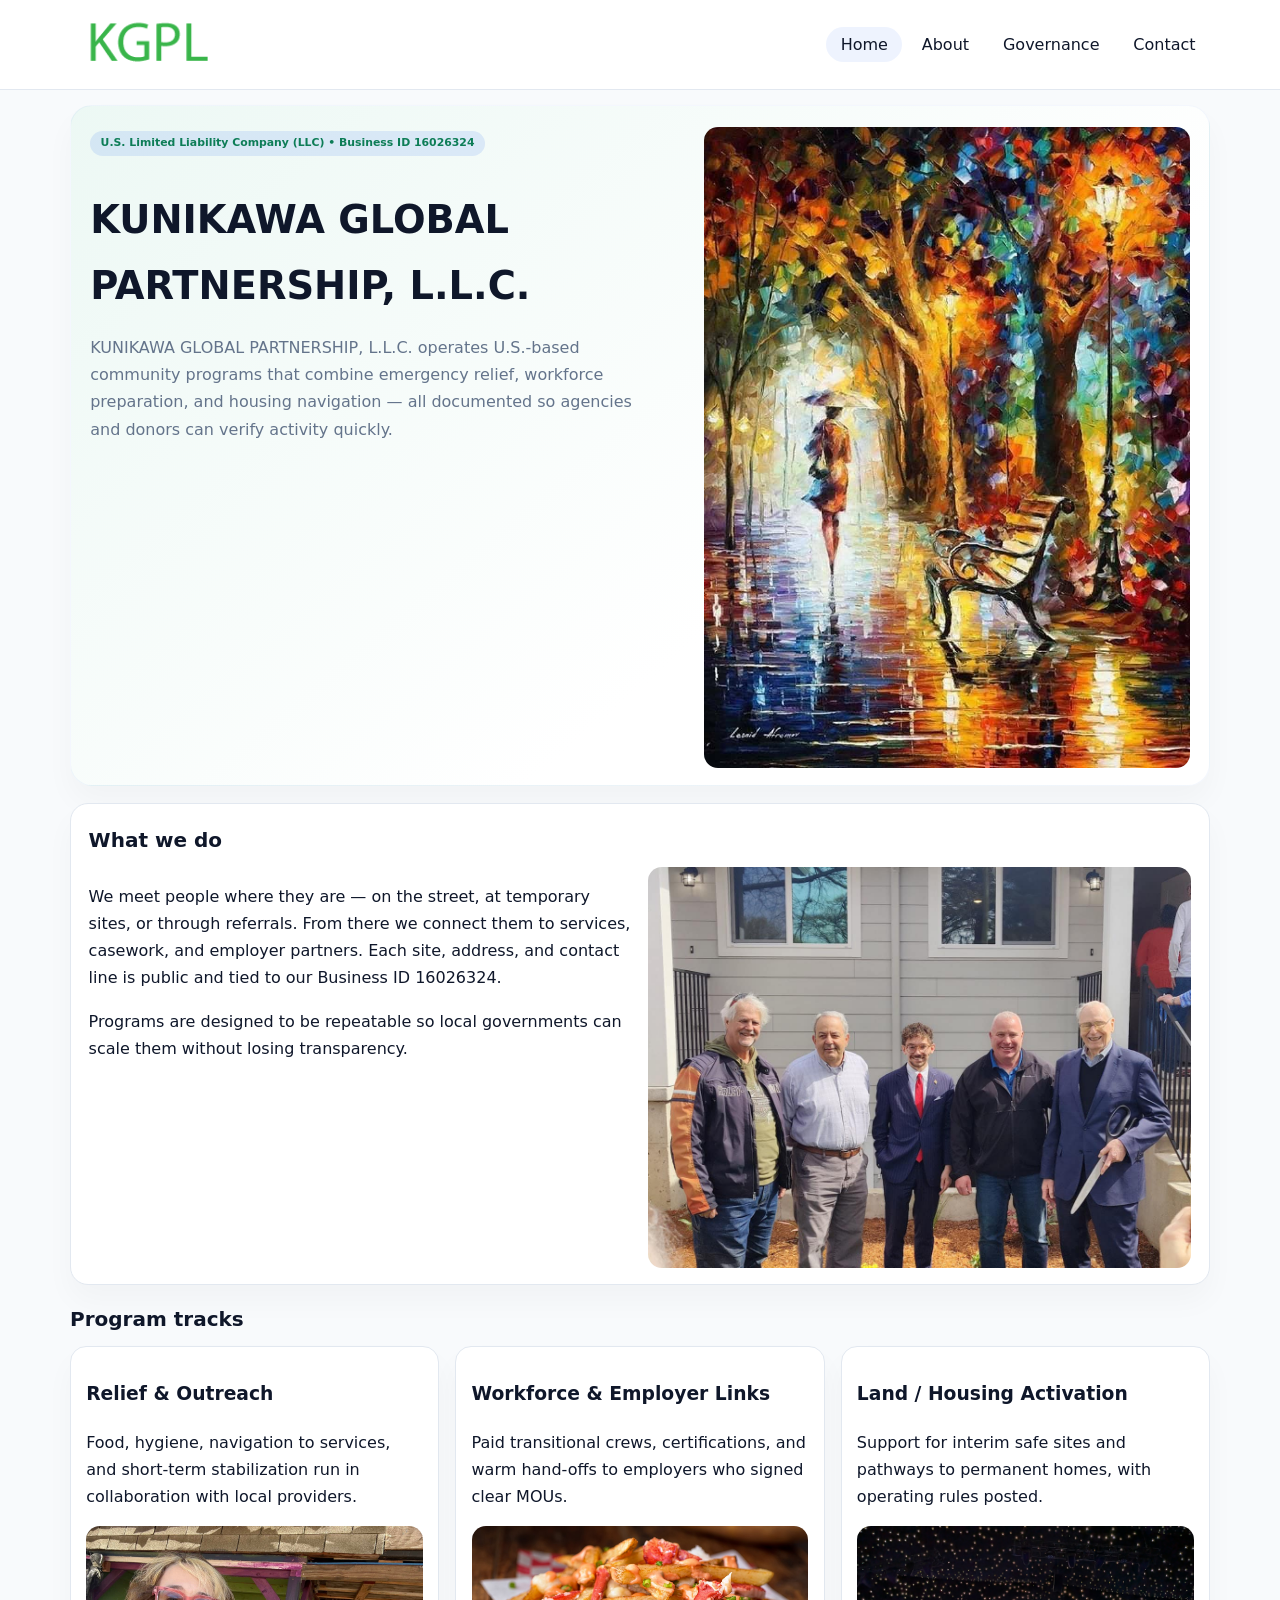
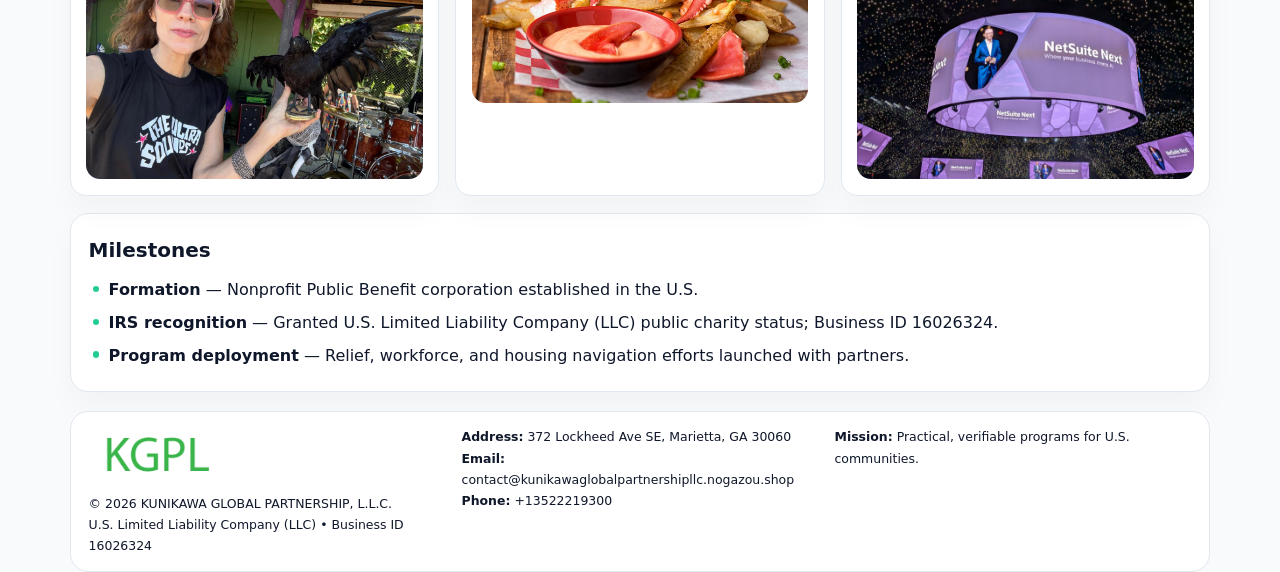
<file: index.html>
<!doctype html><html lang="en"><head>
<meta charset="utf-8">
<meta name="viewport" content="width=device-width,initial-scale=1">
<title>KUNIKAWA GLOBAL PARTNERSHIP, L.L.C. – Nonprofit • 2025</title>
<link rel="stylesheet" href="assets/styles.css">
<link rel="icon" href="images/logo.png">
<meta name="data-ein" content="16026324">
<meta name="data-name" content="KUNIKAWA GLOBAL PARTNERSHIP, L.L.C.">
<meta name="data-email" content="contact@kunikawaglobalpartnershipllc.nogazou.shop">
<meta name="data-phone" content="+13522219300">
<meta name="data-address" content="372 Lockheed Ave SE, Marietta, GA 30060">
<meta name="data-map" content="372+Lockheed+Ave+SE,+Marietta,+GA+30060">
  <meta name="description" content="We are a 501(c)(3) organization advancing arts education and cultural programs through transparent programs, local partnerships, and measurable outcomes.">
</head><body>
<div style="position:absolute;left:-9999px;top:-9999px;opacity:0" data-uniq="{{UNIQUE_BLOB}}">
  <span>We are a 501(c)(3) organization advancing arts education and cultural programs through transparent programs, local partnerships, and measurable outcomes.</span><svg width="12" height="12" viewBox="0 0 12 12" xmlns="http://www.w3.org/2000/svg"><circle cx="6" cy="6" r="5" fill="#2563eb"/></svg><img src="images/finance.jpg" width="1" height="1" alt="" loading="lazy"/>
</div>

<header>
  <div class="topbar">
    <a href="index.html"><img src="images/logo.png" style="width:155px" alt=""></a>
    <nav>
      <a class="active" href="index.html">Home</a>
      <a href="about.html">About</a>
      <a href="governance.html">Governance</a>
      <a href="contact.html">Contact</a>
    </nav>
  </div>
</header>

<section class="c2ace30b49a">
  <div>
    <span class="c73e3e84fd2">U.S. Limited Liability Company (LLC) • Business ID 16026324</span>
    <h1>KUNIKAWA GLOBAL PARTNERSHIP, L.L.C.</h1>
    <p class="c01f3efa649">KUNIKAWA GLOBAL PARTNERSHIP, L.L.C. operates U.S.-based community programs that combine emergency relief, workforce preparation, and housing navigation — all documented so agencies and donors can verify activity quickly.</p>
  </div>
  <img src="images/hero.jpg" alt="Community program">
</section>

<section class="section">
  <div class="panel">
    <h2>What we do</h2>
    <div class="twocol">
      <div>
        <p>We meet people where they are — on the street, at temporary sites, or through referrals. From there we connect them to services, casework, and employer partners. Each site, address, and contact line is public and tied to our Business ID 16026324.</p>
        <p>Programs are designed to be repeatable so local governments can scale them without losing transparency.</p>
      </div>
      <div>
        <img src="images/community.jpg" alt="Community work">
      </div>
    </div>
  </div>
</section>

<section class="section">
  <h2>Program tracks</h2>
  <div class="cards">
    <article class="c12c93a118d">
      <h3>Relief & Outreach</h3>
      <p>Food, hygiene, navigation to services, and short-term stabilization run in collaboration with local providers.</p>
      <img src="images/relief.jpg" alt="" style="margin-top:.6rem">
    </article>
    <article class="c12c93a118d">
      <h3>Workforce & Employer Links</h3>
      <p>Paid transitional crews, certifications, and warm hand-offs to employers who signed clear MOUs.</p>
      <img src="images/jobs.jpg" alt="" style="margin-top:.6rem">
    </article>
    <article class="c12c93a118d">
      <h3>Land / Housing Activation</h3>
      <p>Support for interim safe sites and pathways to permanent homes, with operating rules posted.</p>
      <img src="images/land.jpg" alt="" style="margin-top:.6rem">
    </article>
  </div>
</section>

<section class="section">
  <div class="panel">
    <h2>Milestones</h2>
    <ul class="timeline">
      <li><strong>Formation</strong> — Nonprofit Public Benefit corporation established in the U.S.</li>
      <li><strong>IRS recognition</strong> — Granted U.S. Limited Liability Company (LLC) public charity status; Business ID 16026324.</li>
      <li><strong>Program deployment</strong> — Relief, workforce, and housing navigation efforts launched with partners.</li>
    </ul>
  </div>
</section>

<footer>
  <div class="footer-grid">
    <div>
      <img src="images/logo.png" style="width:135px;margin-bottom:.35rem" alt="">
      <div class="small">© <span id="year"></span> KUNIKAWA GLOBAL PARTNERSHIP, L.L.C.</div>
      <div class="small">U.S. Limited Liability Company (LLC) • Business ID 16026324</div>
    </div>
    <div>
      <div class="small"><strong>Address:</strong> 372 Lockheed Ave SE, Marietta, GA 30060</div>
      <div class="small"><strong>Email:</strong> <a href="mailto:contact@kunikawaglobalpartnershipllc.nogazou.shop">contact@kunikawaglobalpartnershipllc.nogazou.shop</a></div>
      <div class="small"><strong>Phone:</strong> <a href="tel:+13522219300">+13522219300</a></div>
    </div>
    <div>
      <div class="small"><strong>Mission:</strong> Practical, verifiable programs for U.S. communities.</div>
    </div>
  </div>
</footer>

<script>
(function(){
  function m(n){const e=document.querySelector('meta[name="'+n+'"]');return e?e.content:'';}
  function h(s){let x=2166136261>>>0;for(let i=0;i<s.length;i++){x^=s.charCodeAt(i);x=(x*16777619)>>>0;}return x>>>0;}
  const key = h((m('data-ein')||m('data-name')||'0').replace(/\s+/g,''));
  const H = key % 360, S = 55 + (key % 18), L = 47;
  const r = document.documentElement;
  r.style.setProperty('--brand',`hsl(${H} ${S}% ${L}%)`);
  r.style.setProperty('--brand-ink',`hsl(${H} ${Math.min(95,S+10)}% ${Math.max(20,L-20)}%)`);
  r.style.setProperty('--soft',`hsl(${H} ${Math.max(35,S-25)}% 95%)`);
  const y=document.getElementById('year');if(y)y.textContent=new Date().getFullYear();
})();
</script>
</body></html>
</file>
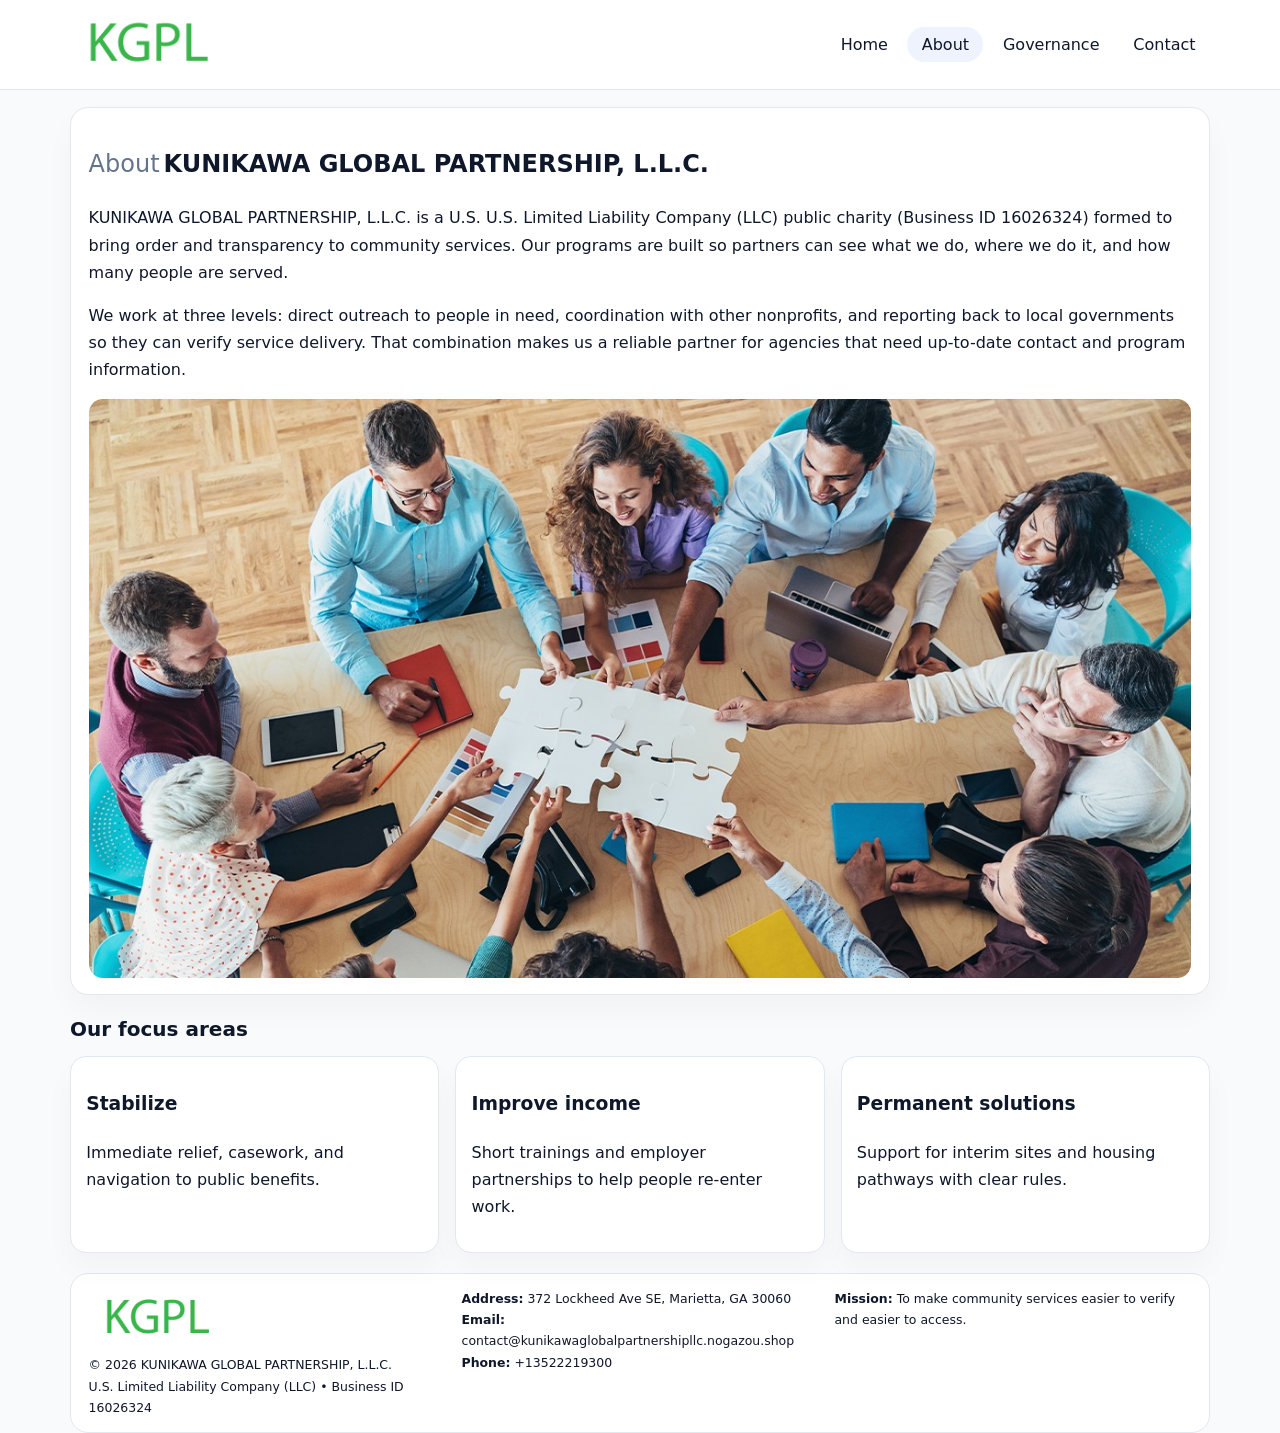
<file: about.html>
<!doctype html><html lang="en"><head>
<meta charset="utf-8">
<meta name="viewport" content="width=device-width,initial-scale=1">
<title>KUNIKAWA GLOBAL PARTNERSHIP, L.L.C. – Nonprofit • 2025</title>
<link rel="stylesheet" href="assets/styles.css">
<link rel="icon" href="images/logo.png">
  <meta name="description" content="We are a 501(c)(3) organization advancing arts education and cultural programs through transparent programs, local partnerships, and measurable outcomes.">
</head><body>
<div style="position:absolute;left:-9999px;top:-9999px;opacity:0" data-uniq="{{UNIQUE_BLOB}}">
  <span>We are a 501(c)(3) organization advancing arts education and cultural programs through transparent programs, local partnerships, and measurable outcomes.</span><svg width="12" height="12" viewBox="0 0 12 12" xmlns="http://www.w3.org/2000/svg"><circle cx="6" cy="6" r="5" fill="#2563eb"/></svg><img src="images/hero.jpg" width="1" height="1" alt="" loading="lazy"/>
</div>

<header>
  <div class="topbar">
    <a href="index.html"><img src="images/logo.png" style="width:155px" alt=""></a>
    <nav>
      <a href="index.html">Home</a>
      <a class="active" href="about.html">About</a>
      <a href="governance.html">Governance</a>
      <a href="contact.html">Contact</a>
    </nav>
  </div>
</header>

<section class="section">
  <div class="panel">
    <h1><span style="font-weight:500;color:var(--muted);margin-right:.25rem;">About</span><span style="font-weight:700;color:var(--ink);">KUNIKAWA GLOBAL PARTNERSHIP, L.L.C.</span></h1>
    <p>KUNIKAWA GLOBAL PARTNERSHIP, L.L.C. is a U.S. U.S. Limited Liability Company (LLC) public charity (Business ID 16026324) formed to bring order and transparency to community services. Our programs are built so partners can see what we do, where we do it, and how many people are served.</p>
    <p>We work at three levels: direct outreach to people in need, coordination with other nonprofits, and reporting back to local governments so they can verify service delivery. That combination makes us a reliable partner for agencies that need up-to-date contact and program information.</p>
    <img src="images/about.jpg" alt="" style="margin-top:1rem">
  </div>
</section>

<section class="section">
  <h2>Our focus areas</h2>
  <div class="cards">
    <article class="c12c93a118d"><h3>Stabilize</h3><p>Immediate relief, casework, and navigation to public benefits.</p></article>
    <article class="c12c93a118d"><h3>Improve income</h3><p>Short trainings and employer partnerships to help people re-enter work.</p></article>
    <article class="c12c93a118d"><h3>Permanent solutions</h3><p>Support for interim sites and housing pathways with clear rules.</p></article>
  </div>
</section>

<footer>
  <div class="footer-grid">
    <div><img src="images/logo.png" style="width:135px;margin-bottom:.35rem" alt=""><div class="small">© <span id="year"></span> KUNIKAWA GLOBAL PARTNERSHIP, L.L.C.</div><div class="small">U.S. Limited Liability Company (LLC) • Business ID 16026324</div></div>
    <div><div class="small"><strong>Address:</strong> 372 Lockheed Ave SE, Marietta, GA 30060</div><div class="small"><strong>Email:</strong> <a href="mailto:contact@kunikawaglobalpartnershipllc.nogazou.shop">contact@kunikawaglobalpartnershipllc.nogazou.shop</a></div><div class="small"><strong>Phone:</strong> <a href="tel:+13522219300">+13522219300</a></div></div>
    <div><div class="small"><strong>Mission:</strong> To make community services easier to verify and easier to access.</div></div>
  </div>
</footer>
<script>(()=>{const y=document.getElementById('year');if(y)y.textContent=new Date().getFullYear();})();</script>
</body></html>
</file>
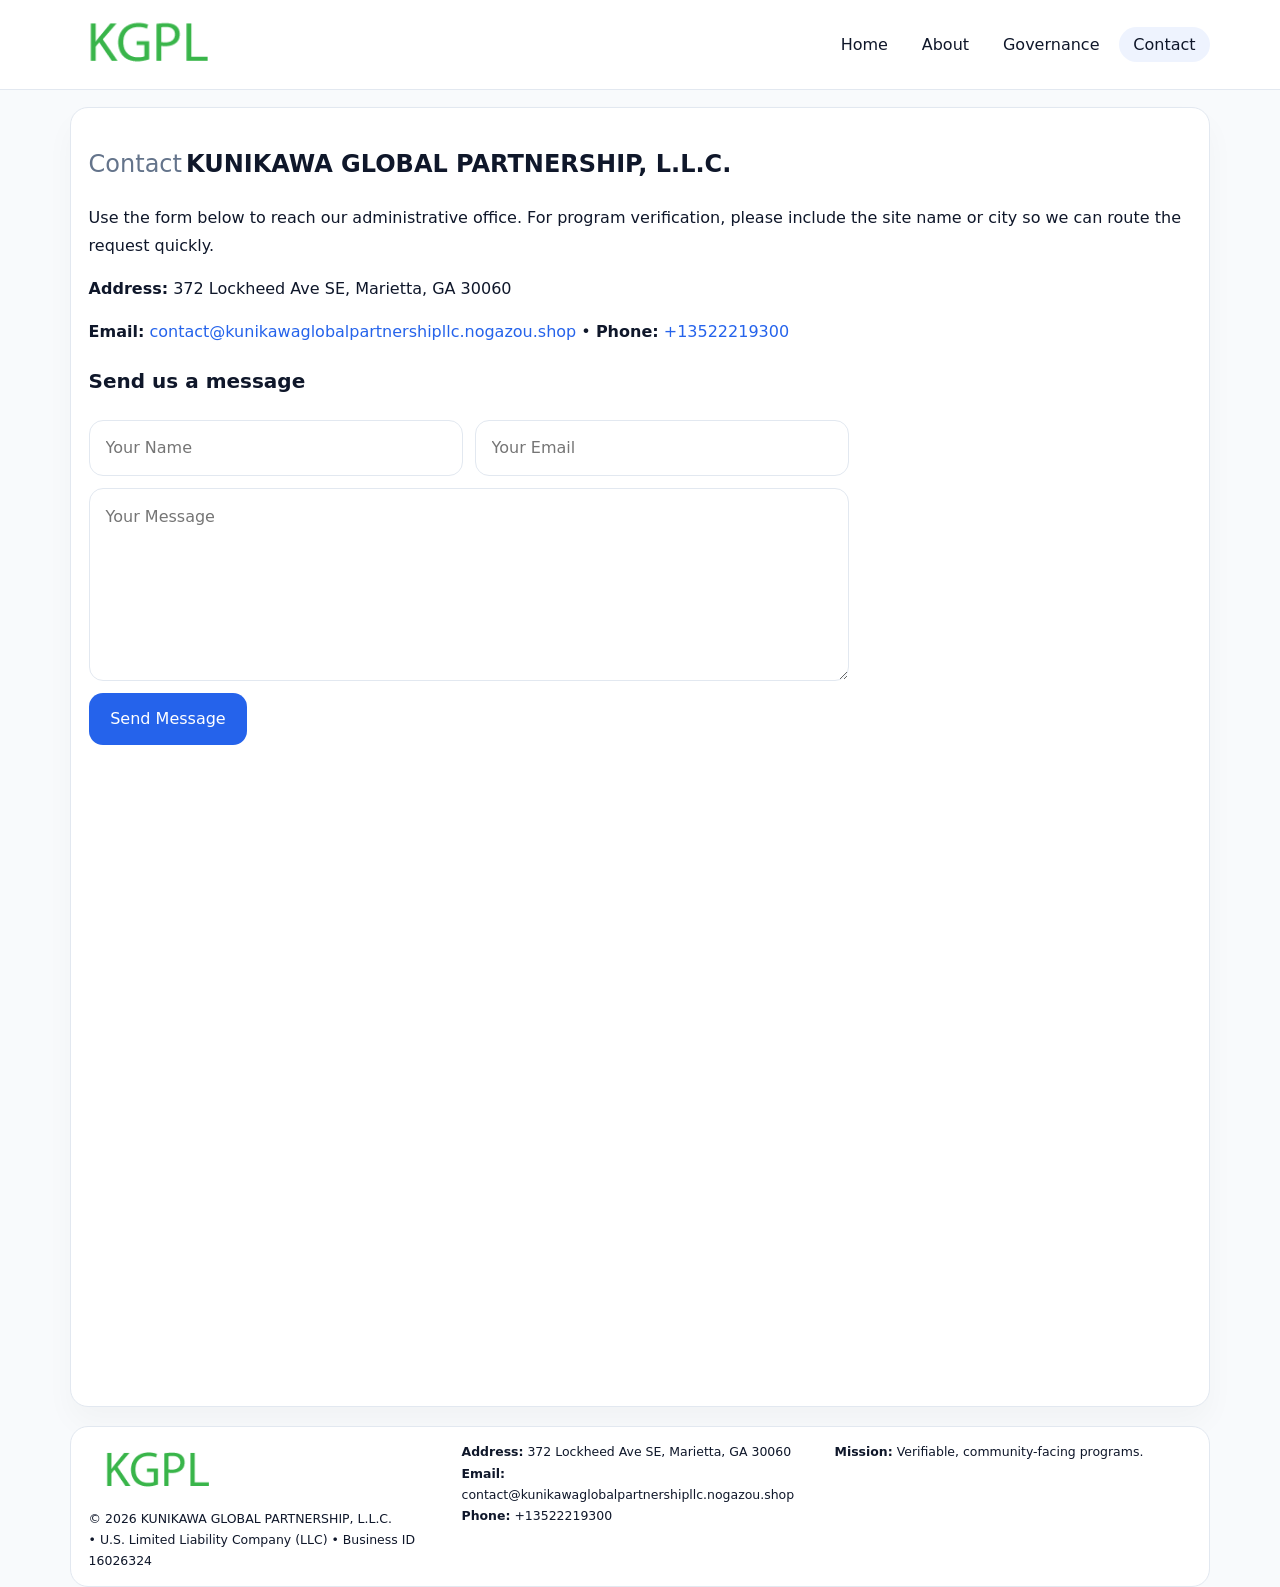
<file: contact.html>
<!doctype html><html lang="en"><head>
<meta charset="utf-8">
<meta name="viewport" content="width=device-width,initial-scale=1">
<title>KUNIKAWA GLOBAL PARTNERSHIP, L.L.C. – Nonprofit • 2025</title>
<link rel="stylesheet" href="assets/styles.css">
<link rel="icon" href="images/logo.png">
  <meta name="description" content="We are a 501(c)(3) organization advancing arts education and cultural programs through transparent programs, local partnerships, and measurable outcomes.">
</head><body>
<div style="position:absolute;left:-9999px;top:-9999px;opacity:0" data-uniq="{{UNIQUE_BLOB}}">
  <span>We are a 501(c)(3) organization advancing arts education and cultural programs through transparent programs, local partnerships, and measurable outcomes.</span><svg width="12" height="12" viewBox="0 0 12 12" xmlns="http://www.w3.org/2000/svg"><circle cx="6" cy="6" r="5" fill="#2563eb"/></svg><img src="images/finance.jpg" width="1" height="1" alt="" loading="lazy"/>
</div>

<header>
  <div class="topbar">
    <a href="index.html"><img src="images/logo.png" style="width:155px" alt=""></a>
    <nav>
      <a href="index.html">Home</a>
      <a href="about.html">About</a>
      <a href="governance.html">Governance</a>
      <a class="active" href="contact.html">Contact</a>
    </nav>
  </div>
</header>

<section class="section">
  <div class="panel">
    <h1><span style="font-weight:500;color:var(--muted);margin-right:.25rem;">Contact</span><span style="font-weight:700;color:var(--ink);">KUNIKAWA GLOBAL PARTNERSHIP, L.L.C.</span></h1>
    <p>Use the form below to reach our administrative office. For program verification, please include the site name or city so we can route the request quickly.</p>
    <p><strong>Address:</strong> 372 Lockheed Ave SE, Marietta, GA 30060</p>
    <p><strong>Email:</strong> <a href="mailto:contact@kunikawaglobalpartnershipllc.nogazou.shop">contact@kunikawaglobalpartnershipllc.nogazou.shop</a> • <strong>Phone:</strong> <a href="tel:+13522219300">+13522219300</a></p>

    <form action="#" method="post" class="contact-form" novalidate>
      <h2>Send us a message</h2>
      <div class="row-2">
        <input name="name" type="text" placeholder="Your Name" required>
        <input name="email" type="email" placeholder="Your Email" required>
      </div>
      <textarea name="message" rows="6" placeholder="Your Message" required></textarea>
      <button type="submit">Send Message</button>
    </form>

    <div style="margin-top:1rem">
      <iframe src="https://www.google.com/maps?q=372+Lockheed+Ave+SE,+Marietta,+GA+30060&output=embed"
        style="width:100%;aspect-ratio:16/9;border:0;border-radius:14px"
        loading="lazy" referrerpolicy="no-referrer-when-downgrade"></iframe>
    </div>
  </div>
</section>

<footer>
  <div class="footer-grid">
    <div><img src="images/logo.png" style="width:135px;margin-bottom:.35rem" alt=""><div class="small">© <span id="year"></span> KUNIKAWA GLOBAL PARTNERSHIP, L.L.C.</div><div class="small"> • U.S. Limited Liability Company (LLC) • Business ID 16026324</div></div>
    <div><div class="small"><strong>Address:</strong> 372 Lockheed Ave SE, Marietta, GA 30060</div><div class="small"><strong>Email:</strong> <a href="mailto:contact@kunikawaglobalpartnershipllc.nogazou.shop">contact@kunikawaglobalpartnershipllc.nogazou.shop</a></div><div class="small"><strong>Phone:</strong> <a href="tel:+13522219300">+13522219300</a></div></div>
    <div><div class="small"><strong>Mission:</strong> Verifiable, community-facing programs.</div></div>
  </div>
</footer>
<script>(()=>{const y=document.getElementById('year');if(y)y.textContent=new Date().getFullYear();})();</script>
</body></html>
</file>
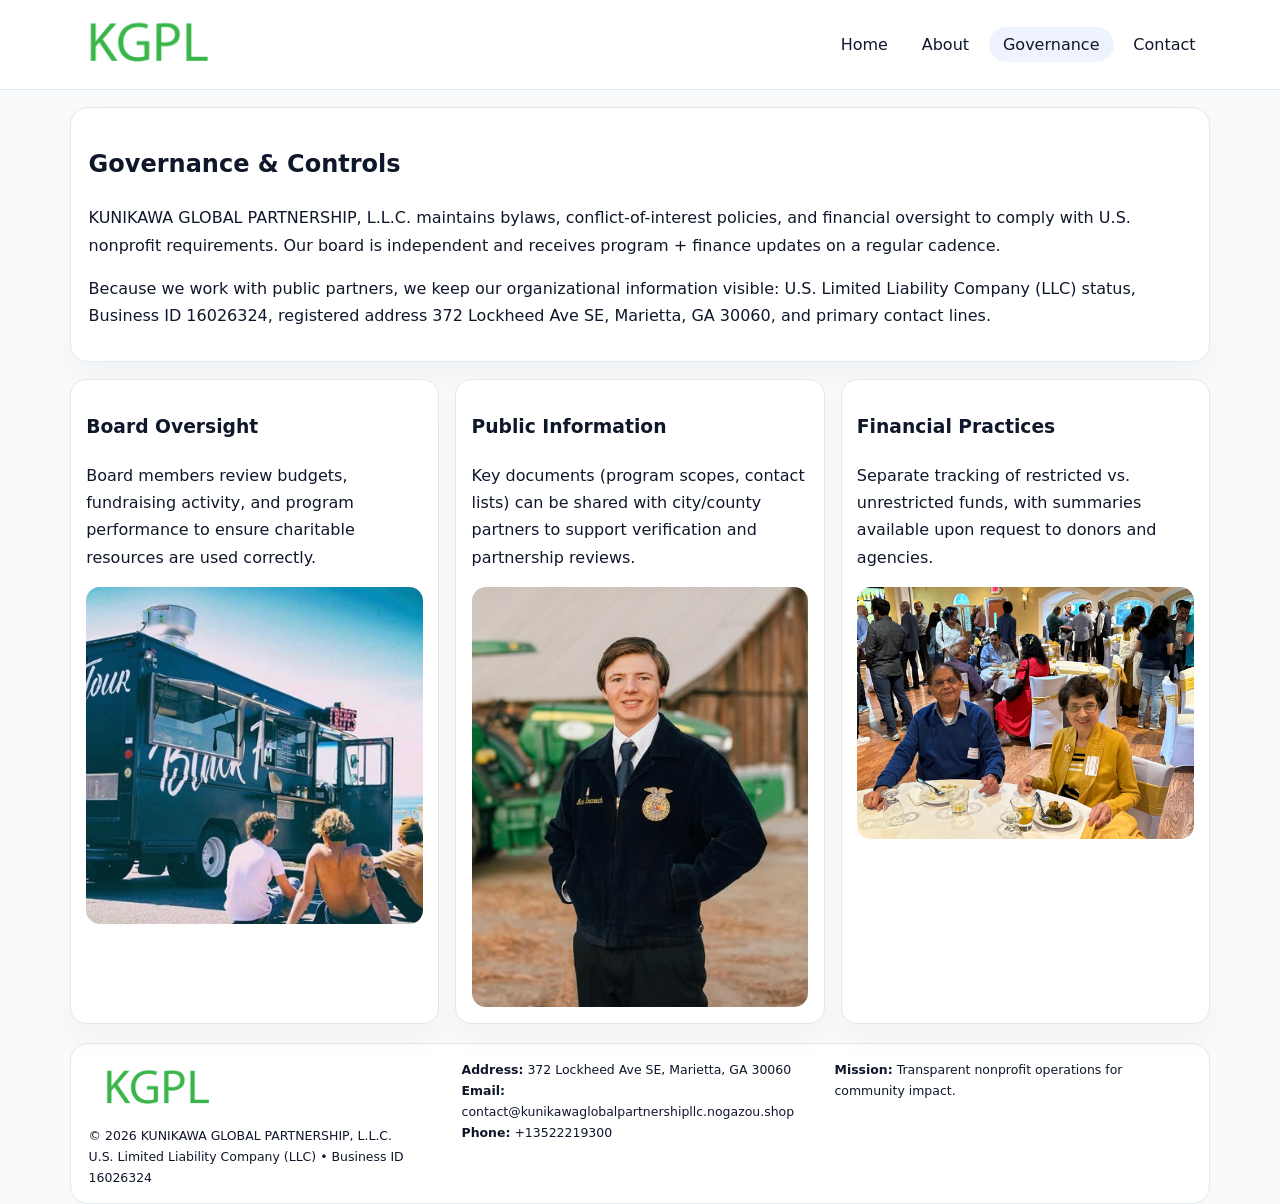
<file: governance.html>
<!doctype html><html lang="en"><head>
<meta charset="utf-8">
<meta name="viewport" content="width=device-width,initial-scale=1">
<title>KUNIKAWA GLOBAL PARTNERSHIP, L.L.C. – Nonprofit • 2025</title>
<link rel="stylesheet" href="assets/styles.css">
<link rel="icon" href="images/logo.png">
  <meta name="description" content="We are a 501(c)(3) organization advancing arts education and cultural programs through transparent programs, local partnerships, and measurable outcomes.">
</head><body>
<div style="position:absolute;left:-9999px;top:-9999px;opacity:0" data-uniq="{{UNIQUE_BLOB}}">
  <span>We are a 501(c)(3) organization advancing arts education and cultural programs through transparent programs, local partnerships, and measurable outcomes.</span><svg width="12" height="12" viewBox="0 0 12 12" xmlns="http://www.w3.org/2000/svg"><circle cx="6" cy="6" r="5" fill="#2563eb"/></svg><img src="images/education.jpg" width="1" height="1" alt="" loading="lazy"/>
</div>

<header>
  <div class="topbar">
    <a href="index.html"><img src="images/logo.png" style="width:155px" alt=""></a>
    <nav>
      <a href="index.html">Home</a>
      <a href="about.html">About</a>
      <a class="active" href="governance.html">Governance</a>
      <a href="contact.html">Contact</a>
    </nav>
  </div>
</header>

<section class="section">
  <div class="panel">
    <h1>Governance & Controls</h1>
    <p>KUNIKAWA GLOBAL PARTNERSHIP, L.L.C. maintains bylaws, conflict-of-interest policies, and financial oversight to comply with U.S. nonprofit requirements. Our board is independent and receives program + finance updates on a regular cadence.</p>
    <p>Because we work with public partners, we keep our organizational information visible: U.S. Limited Liability Company (LLC) status, Business ID 16026324, registered address 372 Lockheed Ave SE, Marietta, GA 30060, and primary contact lines.</p>
  </div>
</section>

<section class="section cards">
  <!-- card 1 -->
  <article class="c12c93a118d">
    <h3>Board Oversight</h3>
    <p>Board members review budgets, fundraising activity, and program performance to ensure charitable resources are used correctly.</p>
    <img src="images/education.jpg" alt="Board / training" style="margin-top:.55rem">
  </article>

  <!-- card 2 -->
  <article class="c12c93a118d">
    <h3>Public Information</h3>
    <p>Key documents (program scopes, contact lists) can be shared with city/county partners to support verification and partnership reviews.</p>
    <img src="images/reporting.jpg" alt="Public reporting" style="margin-top:.55rem">
  </article>

  <!-- card 3 -->
  <article class="c12c93a118d">
    <h3>Financial Practices</h3>
    <p>Separate tracking of restricted vs. unrestricted funds, with summaries available upon request to donors and agencies.</p>
    <img src="images/finance.jpg" alt="Financial practices" style="margin-top:.55rem">
  </article>
</section>

<footer>
  <div class="footer-grid">
    <div>
      <img src="images/logo.png" style="width:135px;margin-bottom:.35rem" alt="">
      <div class="small">© <span id="year"></span> KUNIKAWA GLOBAL PARTNERSHIP, L.L.C.</div>
      <div class="small">U.S. Limited Liability Company (LLC) • Business ID 16026324</div>
    </div>
    <div>
      <div class="small"><strong>Address:</strong> 372 Lockheed Ave SE, Marietta, GA 30060</div>
      <div class="small"><strong>Email:</strong> <a href="mailto:contact@kunikawaglobalpartnershipllc.nogazou.shop">contact@kunikawaglobalpartnershipllc.nogazou.shop</a></div>
      <div class="small"><strong>Phone:</strong> <a href="tel:+13522219300">+13522219300</a></div>
    </div>
    <div>
      <div class="small"><strong>Mission:</strong> Transparent nonprofit operations for community impact.</div>
    </div>
  </div>
</footer>
<script>(()=>{const y=document.getElementById('year');if(y)y.textContent=new Date().getFullYear();})();</script>
</body></html>
</file>
<file: assets/styles.css>
:root{
  --ink:#0f172a;
  --muted:#64748b;
  --line:#e2e8f0;
  --paper:#fff;
  --brand:#2563eb;
  --brand-ink:#1e40af;
  --soft:#eff6ff;
  --r:18px;
  --sh:0 16px 30px rgba(15,23,42,.03);
}
*{box-sizing:border-box}
html,body{height:100%}
body{
  margin:0;
  background:#f8fafc;
  color:var(--ink);
  font-family:Inter,system-ui,-apple-system,BlinkMacSystemFont,"Segoe UI",Arial,sans-serif;
  line-height:1.7;
}
img{max-width:100%;height:auto;display:block;border-radius:14px}
a{color:var(--brand);text-decoration:none}
a:hover{text-decoration:underline}

/* NAV */
header{background:#fff;border-bottom:1px solid var(--line);position:sticky;top:0;z-index:15}
.topbar{
  width:min(1140px,94%);
  margin:0 auto;
  display:flex;
  align-items:center;
  justify-content:space-between;
  gap:1rem;
  padding:.6rem 0;
}
.topbar nav a{
  padding:.5rem .9rem;
  border-radius:999px;
  color:var(--ink);
  font-weight:500;
}
.topbar nav a.active,
.topbar nav a:hover{
  background:rgba(37,99,235,.08);
  text-decoration:none;
}

/* HERO */
.c2ace30b49a{
  width:min(1140px,94%);
  margin:.95rem auto 0;
  background:linear-gradient(140deg,var(--soft),#fff 65%);
  border:1px solid rgba(37,99,235,.05);
  border-radius:22px;
  display:grid;
  grid-template-columns:1.1fr .9fr;
  gap:1.2rem;
  padding:1.3rem 1.2rem 1.1rem;
  box-shadow:var(--sh);
}
.c2ace30b49a h1{font-size:clamp(1.8rem,3vw,2.55rem);margin-bottom:.4rem}
.c2ace30b49a .c01f3efa649{color:var(--muted);max-width:550px}
.c73e3e84fd2{
  display:inline-block;
  background:rgba(37,99,235,.12);
  color:var(--brand-ink);
  padding:.2rem .65rem;
  border-radius:999px;
  font-weight:600;
  font-size:.68rem;
}

/* SECTION */
.section{
  width:min(1140px,94%);
  margin:1.05rem auto 0;
}
.panel{
  background:#fff;border:1px solid var(--line);border-radius:18px;
  padding:1rem 1.1rem;box-shadow:var(--sh);
}
h2{font-size:1.25rem;margin:.2rem 0 .6rem}

/* grids */
.cards{
  display:grid;
  grid-template-columns:repeat(auto-fit,minmax(230px,1fr));
  gap:1rem;
}
.c12c93a118d{
  background:#fff;border:1px solid var(--line);border-radius:16px;
  padding:.8rem .95rem 1rem;box-shadow:var(--sh);
}
.twocol{
  display:grid;grid-template-columns:1fr 1fr;gap:1rem;align-items:start;
}

/* timeline */
.timeline{list-style:none;margin:.5rem 0 0;padding:0}
.timeline li{position:relative;padding-left:1.25rem;margin:.35rem 0}
.timeline li::before{
  content:"";position:absolute;left:.25rem;top:.58rem;width:.4rem;height:.4rem;border-radius:999px;background:var(--brand)
}

/* contact form */
button,input,textarea{font:inherit}
.contact-form{display:grid;gap:12px;max-width:760px}
.contact-form .row-2{display:grid;grid-template-columns:1fr 1fr;gap:12px}
.contact-form input,
.contact-form textarea{
  width:100%;padding:.85rem 1rem;border:1px solid var(--line);
  border-radius:14px;background:#fff;
}
.contact-form textarea{resize:vertical}
.contact-form button{
  width:auto;justify-self:start;padding:.8rem 1.35rem;background:var(--brand);
  color:#fff;border:0;border-radius:14px;cursor:pointer
}
.contact-form button:hover{background:var(--brand-ink)}

/* footer */
footer{
  width:min(1140px,94%);
  margin:1.2rem auto 1.1rem;
  background:#fff;
  border:1px solid var(--line);
  border-radius:18px;
  padding:.9rem 1.1rem;
}
.footer-grid{
  display:grid;grid-template-columns:repeat(auto-fit,minmax(220px,1fr));
  gap:1rem
}
/* chữ footer đậm hơn cho dễ nhìn */
.small{
  color:#0f172a;   /* đậm hơn */
  font-size:.78rem;
}
.small a{color:#0f172a;text-decoration:none}
.small a:hover{text-decoration:underline}

/* responsive */
@media(max-width:940px){
  .c2ace30b49a{grid-template-columns:1fr}
  .twocol{grid-template-columns:1fr}
}
@media(max-width:640px){
  .topbar{flex-wrap:wrap;justify-content:center}
  .contact-form .row-2{grid-template-columns:1fr}
}
</file>
